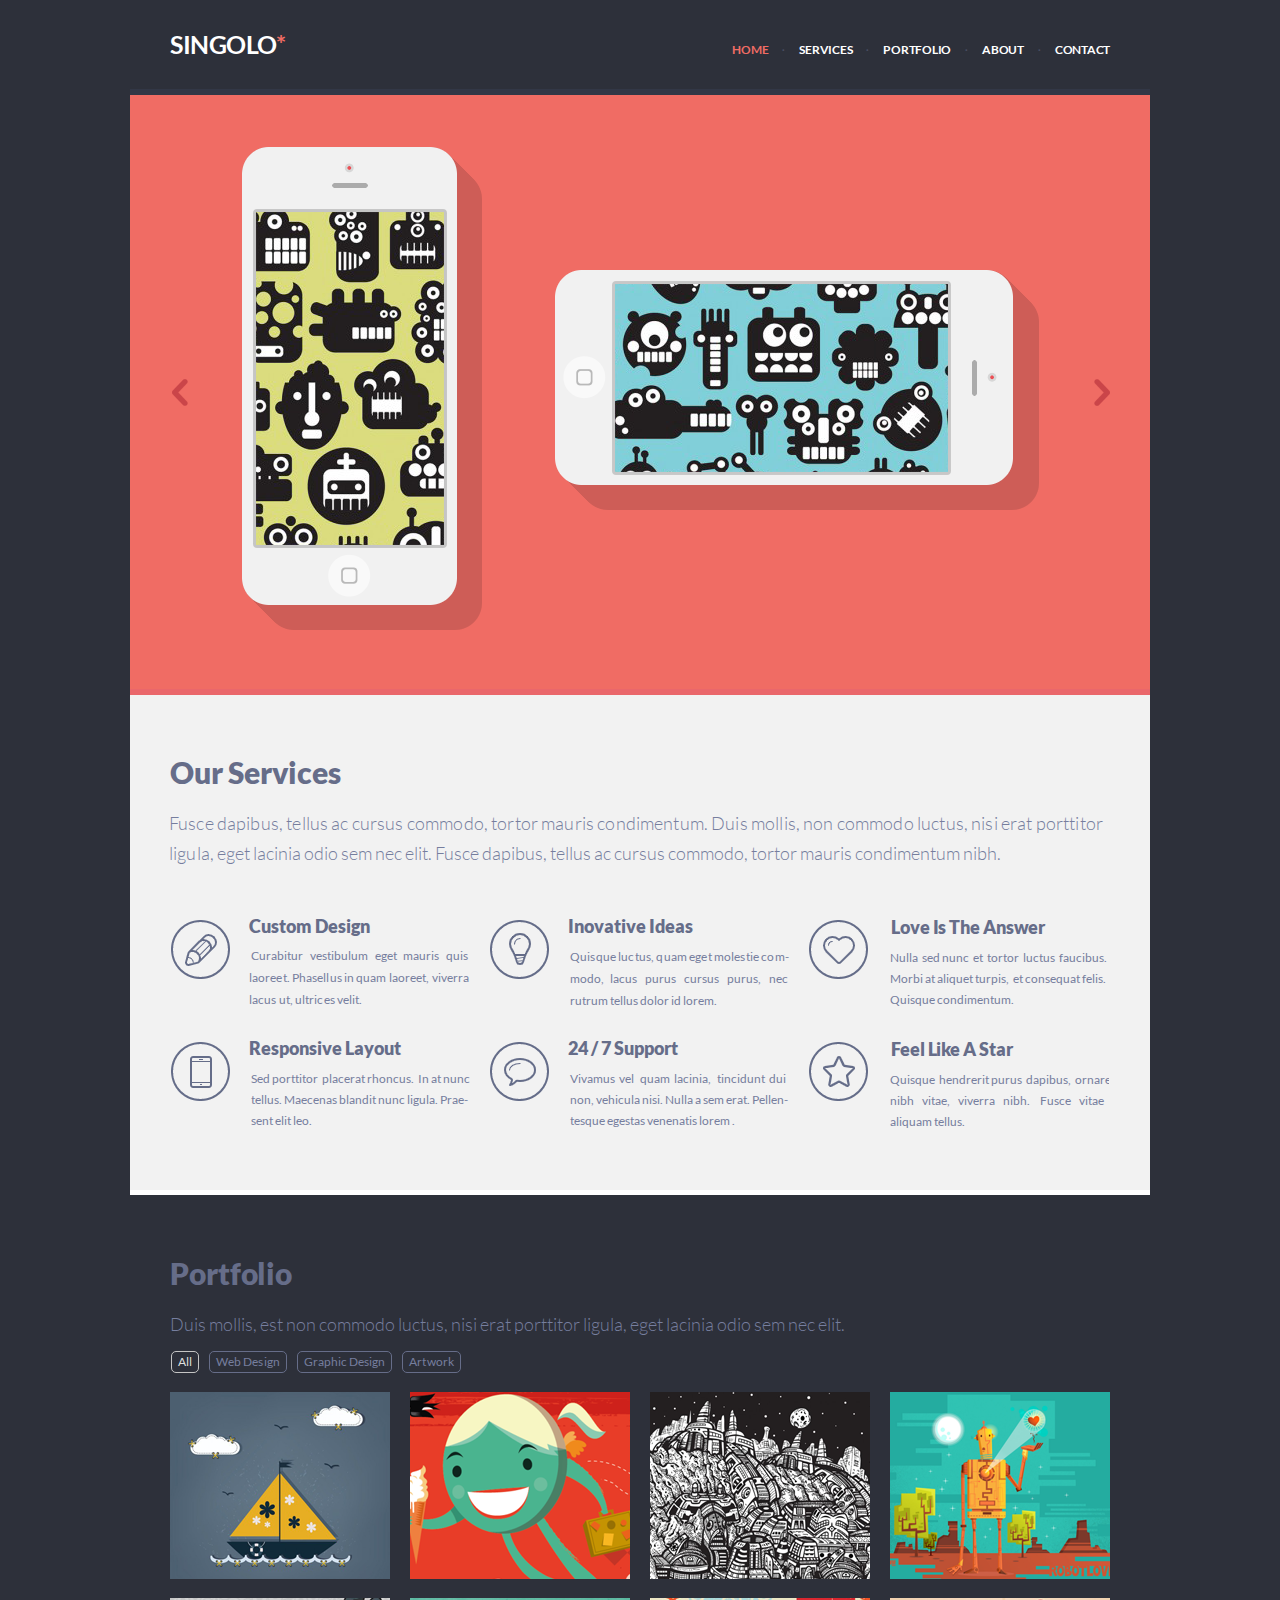
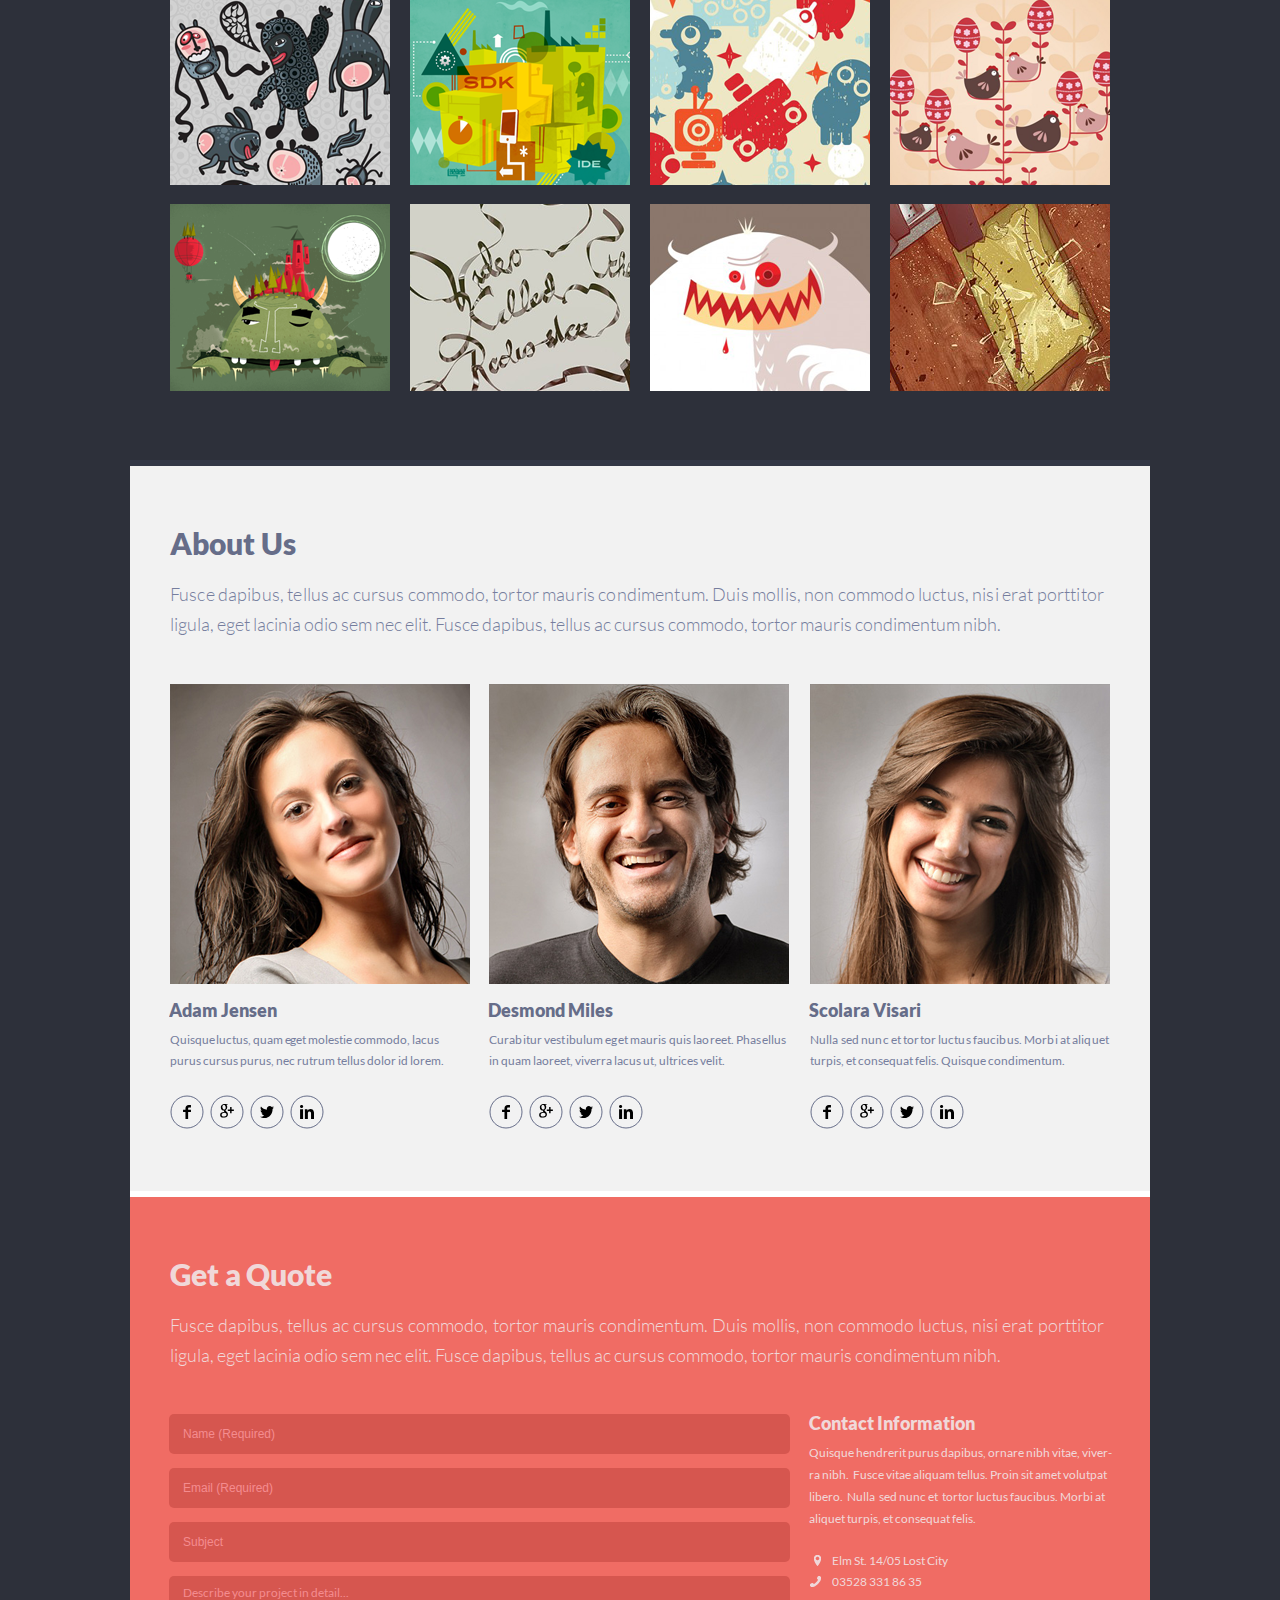
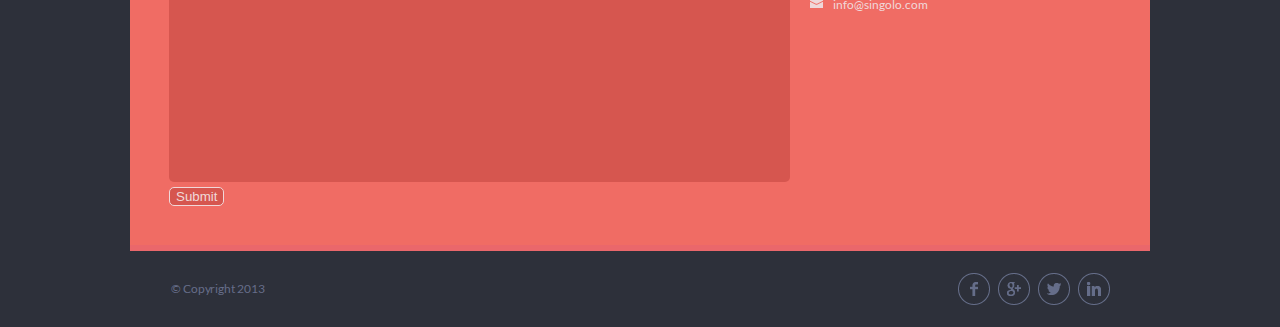
<file: index.html>
<!DOCTYPE html>
<html lang="en">
<head>
    <meta charset="UTF-8">
    <meta name="viewport" content="width=device-width, initial-scale=1.0">
    <title>SINGOLO</title>
    <link rel="stylesheet" href="style.css">
</head>
<body>
  <div class="wrapper">
    <header class="header">
        <button class="burger">
          <img src="./assets/img/Burger-menu-icon.png" alt="menu">
        </button>
        <h1 class="h1">SINGOLO</h1>
        <nav class="nav">
            <ul id="menu" class="menu">
                <li><a href="#main" class="anchor anchor-main active-anchor">HOME</a></li>
                <li><a href="#service" class="anchor anchor-service">SERVICES</a></li>
                <li><a href="#portfolio" class="anchor anchor-portfolio">PORTFOLIO</a></li>
                <li><a href="#about" class="anchor anchor-about">ABOUT</a></li>
                <li><a href="#contact" class="anchor anchor-contact">CONTACT</a></li>
            </ul>
        </nav>
    </header>
    <main class="main" id="main">
        <section class="slider">
            <img class="arrow arrow-left" src="./assets/img/chev.svg" alt="left arrow">
            <img class="arrow arrow-right" src="./assets/img/chev.svg" alt="right arrow">
            <div class="slider__item active">
              <div class="phone-wrapper">
                <div class="phone phone-vert">
                  <div id="black-phone-vert" class="black-phone-vert"></div>
                  <img id="phone-vert-img" src="./assets/img/iPhone Vertical.png" alt="vertical iPhone">
                </div>
                <div class="phone phone-hor">
                  <div id="black-phone-hor" class="black-phone-hor"></div>            
                  <img id="phone-hor-img" src="./assets/img/iPhone Horizontal.png" alt="horizontal iPhone">
              </div>
            </div>
            </div>
            <div class="slider__item">
              <img class="slider2" src="./assets/img/Slider.png" alt="Slider 2">
            </div>
        </section>
        <section id="service" class="service">
            <h2 class="service-header">Our Services</h2>
            <p class="service-about-1">Fusce dapibus, tellus ac cursus commodo, tortor mauris condimentum. 
                Duis mollis, non commodo luctus, nisi erat porttitor ligula, 
                <span class="service-about-2">eget lacinia odio sem nec elit. Fusce dapibus, tellus ac cursus commodo, 
                    tortor mauris condimentum nibh.</span>
                </p>
            <div class="service-container">
                <div class="service-item" id="item1">
                    <img src="./assets/img/pen.png" alt="pen" class="item-icon">
                    <div class="item-about">
                        <h4 class="item-header">Custom Design</h4>
                        <p class="item-text">Curabitur vestibulum eget mauris quis</p>
                           <span class="item-text-add">
                               laoreet. Phasellus in quam laoreet, viverra lacus ut, ultrices velit.
                           </span>
                    </div>
                </div>
                <div class="service-item" id="item2">
                    <img src="./assets/img/bulb.png" alt="bulb" class="item-icon">
                    <div class="item-about">
                        <h4 class="item-header">Inovative Ideas</h4>
                        <p class="item-text">Quisque luctus, quam eget molestie com&shy;modo,&#160;&#160; 
                            lacus&#160;&#160;&#160; purus&#160;&#160;&#160; cursus&#160;&#160;&#160; purus,&#160;&#160;&#160; nec rutrum tellus dolor id lorem.</p>
                    </div>
                </div>
                <div class="service-item" id="item3">
                    <img src="./assets/img/heart.png" alt="heart" class="item-icon">
                    <div class="item-about">
                        <h4 class="item-header">Love Is The Answer</h4>
                        <p class="item-text">Nulla&#160; sed nunc&#160; et&#160; tortor&#160; luctus&#160; faucibus. Morbi at 
                            aliquet turpis, &#160;et consequat felis. Quisque condimentum.</p>
                    </div>
                </div>
                <div class="service-item" id="item4">
                    <img src="./assets/img/phone.png" alt="phone" class="item-icon">
                    <div class="item-about">
                        <h4 class="item-header">Responsive Layout</h4>
                        <p class="item-text">Sed porttitor &#160;placerat rhoncus. &#160;In at nunc tellus. 
                            Maecenas blandit nunc ligula. Prae&shy;sent elit leo.</p>
                    </div>
                </div>
                <div class="service-item" id="item5">
                    <img src="./assets/img/bubble.png" alt="bubble" class="item-icon">
                    <div class="item-about">
                        <h4 class="item-header">24 / 7 Support</h4>
                        <p class="item-text">Vivamus &#160;vel &#160;&#160;quam &#160;lacinia,&#160;&#160; tincidunt&#160; dui non, vehicula 
                            nisi. Nulla a sem erat. Pellen&shy;tesque egestas venenatis lorem .</p>
                    </div>
                </div>
                <div class="service-item" id="item6">
                    <img src="./assets/img/star.png" alt="star" class="item-icon">
                    <div class="item-about">
                        <h4 class="item-header">Feel Like A Star</h4>
                        <p class="item-text">Quisque &#160;hendrerit purus &#160;dapibus,&#160; ornare nibh
                            &#160; &#160;vitae, &#160; &#160;viverra &#160;&#160; nibh. &#160; &#160;&#160;Fusce 
                            &#160;&#160;&#160;vitae aliquam tellus.</p>
                    </div>
                </div>
            </div>
        </section>
        <div class="section2">
          <section id="portfolio" class="portfolio">
            <h2 class="portfolio-header">Portfolio</h2>
            <p class="portfolio-description">Duis mollis, est non commodo luctus, nisi erat porttitor 
              ligula, eget lacinia odio sem nec elit.</p>
            <div class="portfolio-filters">
              <button id="button-all" class="portfolio-filters-button selected">All</button>
              <button id="button-web" class="portfolio-filters-button">Web Design </button>
              <button id="button-graphic" class="portfolio-filters-button">Graphic Design</button>
              <button id="button-artwork" class="portfolio-filters-button" id="atwork">Artwork</button>
            </div>
            <div class="portfolio-images">
              <img class="portfolio-images-item" src="./assets/img/Pic1.png" alt="picture">
              <img class="portfolio-images-item" src="./assets/img/Pic2.png" alt="picture">
              <img class="portfolio-images-item" src="./assets/img/Pic3.png" alt="picture">
              <img class="portfolio-images-item" src="./assets/img/Pic4.png" alt="picture">
              <img class="portfolio-images-item" src="./assets/img/Pic5.png" alt="picture">
              <img class="portfolio-images-item" src="./assets/img/Pic6.png" alt="picture">
              <img class="portfolio-images-item" src="./assets/img/Pic7.png" alt="picture">
              <img class="portfolio-images-item" src="./assets/img/Pic8.png" alt="picture">
              <img class="portfolio-images-item" src="./assets/img/Pic9.png" alt="picture">
              <img class="portfolio-images-item" src="./assets/img/Pic10.png" alt="picture">
              <img class="portfolio-images-item" src="./assets/img/Pic11.png" alt="picture">
              <img class="portfolio-images-item" src="./assets/img/Pic12.png" alt="picture">
            
            </div>
          </section>
          
          <section id="about" class="about-us">
            <h2 class="about-us-header">About Us</h2>
            <p class="about-us-description">Fusce dapibus, tellus ac cursus commodo, tortor mauris 
              condimentum. Duis mollis, non commodo luctus, nisi erat porttitor ligula, eget lacinia 
              odio sem nec elit. Fusce dapibus, tellus ac cursus commodo, tortor mauris condimentum 
              nibh.</p>
            <div class="about-us-peoples">
              <span class="about-us-item">
                <img src="./assets/img/photo1.png" alt="photo" class="item-photo">
                <h3 class="item-header-name">Adam Jensen</h3>
                <p class="item-description">Quisque luctus, quam eget molestie commodo, lacus purus 
                  cursus purus, nec rutrum tellus dolor id lorem.</p>
                <div class="item-contacts">
                  <a class="item-contacts-link"><img src="./assets/img/facebook.svg" alt="icon"></a>
                  <a class="item-contacts-link"><img src="./assets/img/google+.svg" alt="icon"></a>
                  <a class="item-contacts-link"><img src="./assets/img/twitter.svg" alt="icon"></a>
                  <a class="item-contacts-link"><img src="./assets/img/linkedin.svg" alt="icon"></a>
                </div>
              </span>
              <span class="about-us-item">
                <img src="./assets/img/photo2.png" alt="photo" class="item-photo">
                <h3 class="item-header-name">Desmond Miles</h3>
                <p class="item-description" id="desc-middle-item">Curabitur vestibulum eget mauris quis laoreet. Phasellus in 
                  quam laoreet, viverra lacus ut, ultrices velit.</p>
                <div class="item-contacts">
                  <a class="item-contacts-link"><img src="./assets/img/facebook.svg" alt="icon"></a>
                  <a class="item-contacts-link"><img src="./assets/img/google+.svg" alt="icon"></a>
                  <a class="item-contacts-link"><img src="./assets/img/twitter.svg" alt="icon"></a>
                  <a class="item-contacts-link"><img src="./assets/img/linkedin.svg" alt="icon"></a>
                </div>
              </span>
              <span class="about-us-item" id="about-us-last-item">
                <img src="./assets/img/photo3.png" alt="photo" class="item-photo">
                <h3 class="item-header-name">Scolara Visari</h3>
                <p class="item-description" id="desc-last-item">Nulla sed nunc et tortor luctus faucibus. Morbi at aliquet 
                  turpis, et consequat felis. Quisque condimentum.</p>
                <div class="item-contacts">
                  <a class="item-contacts-link"><img src="./assets/img/facebook.svg" alt="icon"></a>
                  <a class="item-contacts-link"><img src="./assets/img/google+.svg" alt="icon"></a>
                  <a class="item-contacts-link"><img src="./assets/img/twitter.svg" alt="icon"></a>
                  <a class="item-contacts-link"><img src="./assets/img/linkedin.svg" alt="icon"></a>
                </div>
              </span>
            </div>
          </section>
        </div>
        <div class="section3">
          <h2 class="get-a-quote-header">Get a Quote</h1>
          <p class="get-a-quote-description">Fusce dapibus, tellus ac cursus commodo, tortor mauris 
          condimentum. Duis mollis, non commodo luctus, nisi erat porttitor ligula, eget lacinia odio 
          sem nec elit. Fusce dapibus, tellus ac cursus commodo, tortor mauris condimentum nibh.</p>
          <div class="data-and-contacts">
           <form action="#" class="data-input" method="POST">
              <input class="input-base" type="text" name="Name" required placeholder="Name (Required)">
              <br>
              <input class="input-base" type="email" name="Email" required placeholder="Email (Required)">
              <br>
              <input class="input-base input-subject" type="subject" name="Subject" placeholder="Subject">
              <br>
              <textarea class="input-base input-describe" type="text" name="Describe" maxlength="200"
              placeholder="Describe your project in detail..."></textarea>
              <br>
              <button class="submit" type="submit">Submit</button>
            </form>
            <div id="contact" class="contacts">
               <h3 class="contact-information">Contact Information</h2>
               <p class="contact-information-description">Quisque hendrerit purus dapibus, ornare nibh 
          vitae, viver&shy;ra nibh. &#160;Fusce vitae aliquam tellus. Proin sit amet volutpat libero.  &#160;Nulla &#160;sed
          nunc et &#160;tortor luctus faucibus. Morbi at aliquet turpis, et consequat felis. </p>
                <a href="#" class="contact-link">
                  <img src="./assets/img/location.png" alt="location" class="contact-link-img">
                  <p class="contact-link-name">Elm St. 14/05 Lost City</p>
                </a>
                <a id="phone" href="tel:035283318635" class="contact-link">
                  <img src="./assets/img/phone (1).png" alt="phone" class="contact-link-img">
                  <p class="contact-link-name">03528 331 86 35</p>
                </a>
                <a id="email" href="mailto:info@singolo.com" class="contact-link">
                  <img src="./assets/img/mail.png" alt="mail" class="contact-link-img">
                  <p class="contact-link-name">info@singolo.com</p>
                </a>
    
            </div>
        </div>
    
      </div>
    </main>
    <footer class="footer">
      <p class="footer-copyright">© Copyright 2013</p>
      <div class="footer-link-container">
        <a href="#" class="footer-link"><img src="./assets/img/facebook.png" alt="facebook" class="footer-link-img"></a>
        <a href="#" class="footer-link"><img src="./assets/img/google+.png" alt="google" class="footer-link-img"></a>
        <a href="#" class="footer-link"><img src="./assets/img/twitter.png" alt="twitter" class="footer-link-img"></a>
        <a href="#" class="footer-link"><img src="./assets/img/linkedin.png" alt="linkedin" class="footer-link-img"></a>
      </div>
    </footer>
    <div class="window">
      <div class="window__confirmation">Письмо отправлено</div>
      <div class="window__topic"></div>
      <div class="window__description"></div>
      <button class="window__ok">OK</button>
    </div>
  </div>
    <script src="./script.js"></script>
</body>
</html>
</file>
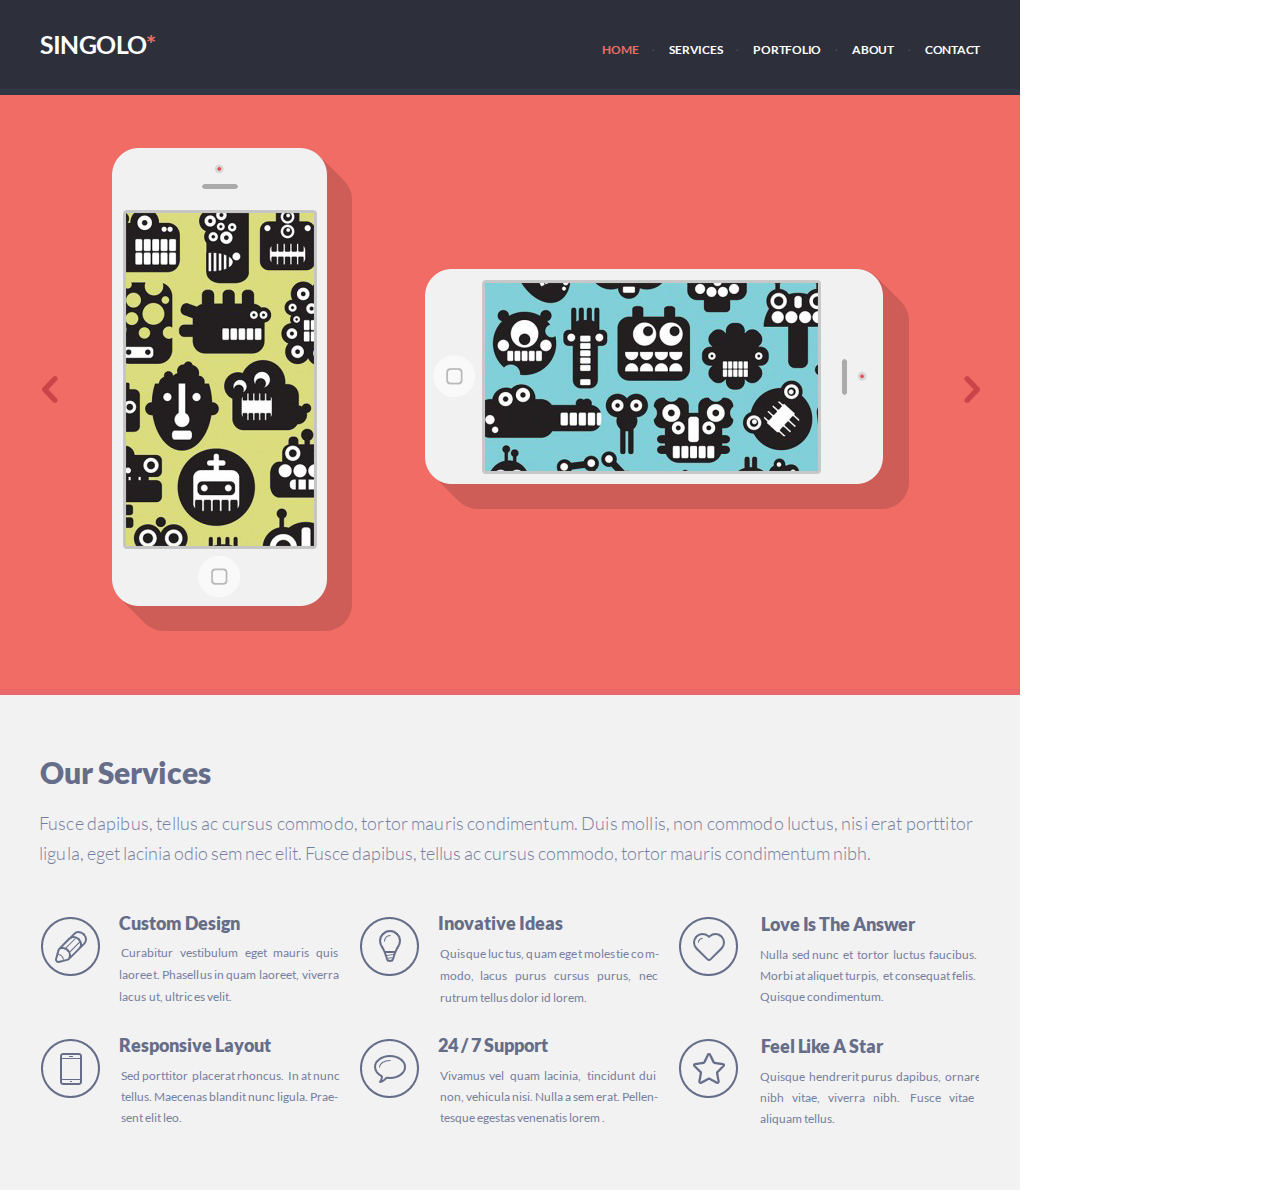
<file: singolo1.html>
<!DOCTYPE html>
<html lang="en">
<head>
    <meta charset="UTF-8">
    <meta name="viewport" content="width=device-width, initial-scale=1.0">
    <title>SINGOLO</title>
    <link rel="stylesheet" href="singolo1.css">
</head>
<body>
    <header class="header">
        <h1>SINGOLO</h1>
        <nav>
            <ul class="menu">
                <li><a href="#">HOME</a></li>
                <li><a href="#">SERVICES</a></li>
                <li><a href="#">PORTFOLIO</a></li>
                <li><a href="#">ABOUT</a></li>
                <li><a href="#">CONTACT</a></li>
            </ul>
        </nav>
    </header>
    <main>
        <section class="slider">
            <img class="arrow arrow-left" src="./assets/img/chev.svg" alt="left arrow">
            <img class="arrow arrow-right" src="./assets/img/chev.svg" alt="right arrow">
            <img class="phone phone-vert" src="./assets/img/iPhone Vertical.png" alt="vertical iPhone">
            <img class="phone phone-hor" src="./assets/img/iPhone Horizontal.png" alt="horizontal iPhone">
        </section>
        <section class="service">
            <h2 class="service-header">Our Services</h2>
            <p class="service-about-1">Fusce dapibus, tellus ac cursus commodo, tortor mauris condimentum. 
                Duis mollis, non commodo luctus, nisi erat porttitor ligula, 
                <span class="service-about-2">eget lacinia odio sem nec elit. Fusce dapibus, tellus ac cursus commodo, 
                    tortor mauris condimentum nibh.</span>
                </p>
            <div class="service-container">
                <div class="service-item" id="item1">
                    <img src="./assets/img/pen.png" alt="pen" class="item-icon">
                    <div class="item-about">
                        <h4 class="item-header">Custom Design</h4>
                        <p class="item-text">Curabitur vestibulum eget mauris quis</p>
                           <span class="item-text-add">
                               laoreet. Phasellus in quam laoreet, viverra lacus ut, ultrices velit.
                           </span>
                    </div>
                </div>
                <div class="service-item" id="item2">
                    <img src="./assets/img/bulb.png" alt="bulb" class="item-icon">
                    <div class="item-about">
                        <h4 class="item-header">Inovative Ideas</h4>
                        <p class="item-text">Quisque luctus, quam eget molestie com&shy;modo,&#160;&#160; 
                            lacus&#160;&#160;&#160; purus&#160;&#160;&#160; cursus&#160;&#160;&#160; purus,&#160;&#160;&#160; nec rutrum tellus dolor id lorem.</p>
                    </div>
                </div>
                <div class="service-item" id="item3">
                    <img src="./assets/img/heart.png" alt="heart" class="item-icon">
                    <div class="item-about">
                        <h4 class="item-header">Love Is The Answer</h4>
                        <p class="item-text">Nulla&#160; sed nunc&#160; et&#160; tortor&#160; luctus&#160; faucibus. Morbi at 
                            aliquet turpis, &#160;et consequat felis. Quisque condimentum.</p>
                    </div>
                </div>
                <div class="service-item" id="item4">
                    <img src="./assets/img/phone.png" alt="phone" class="item-icon">
                    <div class="item-about">
                        <h4 class="item-header">Responsive Layout</h4>
                        <p class="item-text">Sed porttitor &#160;placerat rhoncus. &#160;In at nunc tellus. 
                            Maecenas blandit nunc ligula. Prae&shy;sent elit leo.</p>
                    </div>
                </div>
                <div class="service-item" id="item5">
                    <img src="./assets/img/bubble.png" alt="bubble" class="item-icon">
                    <div class="item-about">
                        <h4 class="item-header">24 / 7 Support</h4>
                        <p class="item-text">Vivamus &#160;vel &#160;&#160;quam &#160;lacinia,&#160;&#160; tincidunt&#160; dui non, vehicula 
                            nisi. Nulla a sem erat. Pellen&shy;tesque egestas venenatis lorem .</p>
                    </div>
                </div>
                <div class="service-item" id="item6">
                    <img src="./assets/img/star.png" alt="star" class="item-icon">
                    <div class="item-about">
                        <h4 class="item-header">Feel Like A Star</h4>
                        <p class="item-text">Quisque &#160;hendrerit purus &#160;dapibus,&#160; ornare nibh
                            &#160; &#160;vitae, &#160; &#160;viverra &#160;&#160; nibh. &#160; &#160;&#160;Fusce 
                            &#160;&#160;&#160;vitae aliquam tellus.</p>
                    </div>
                </div>
            </div>
        </section>
    </main>
</body>
</html>
</file>
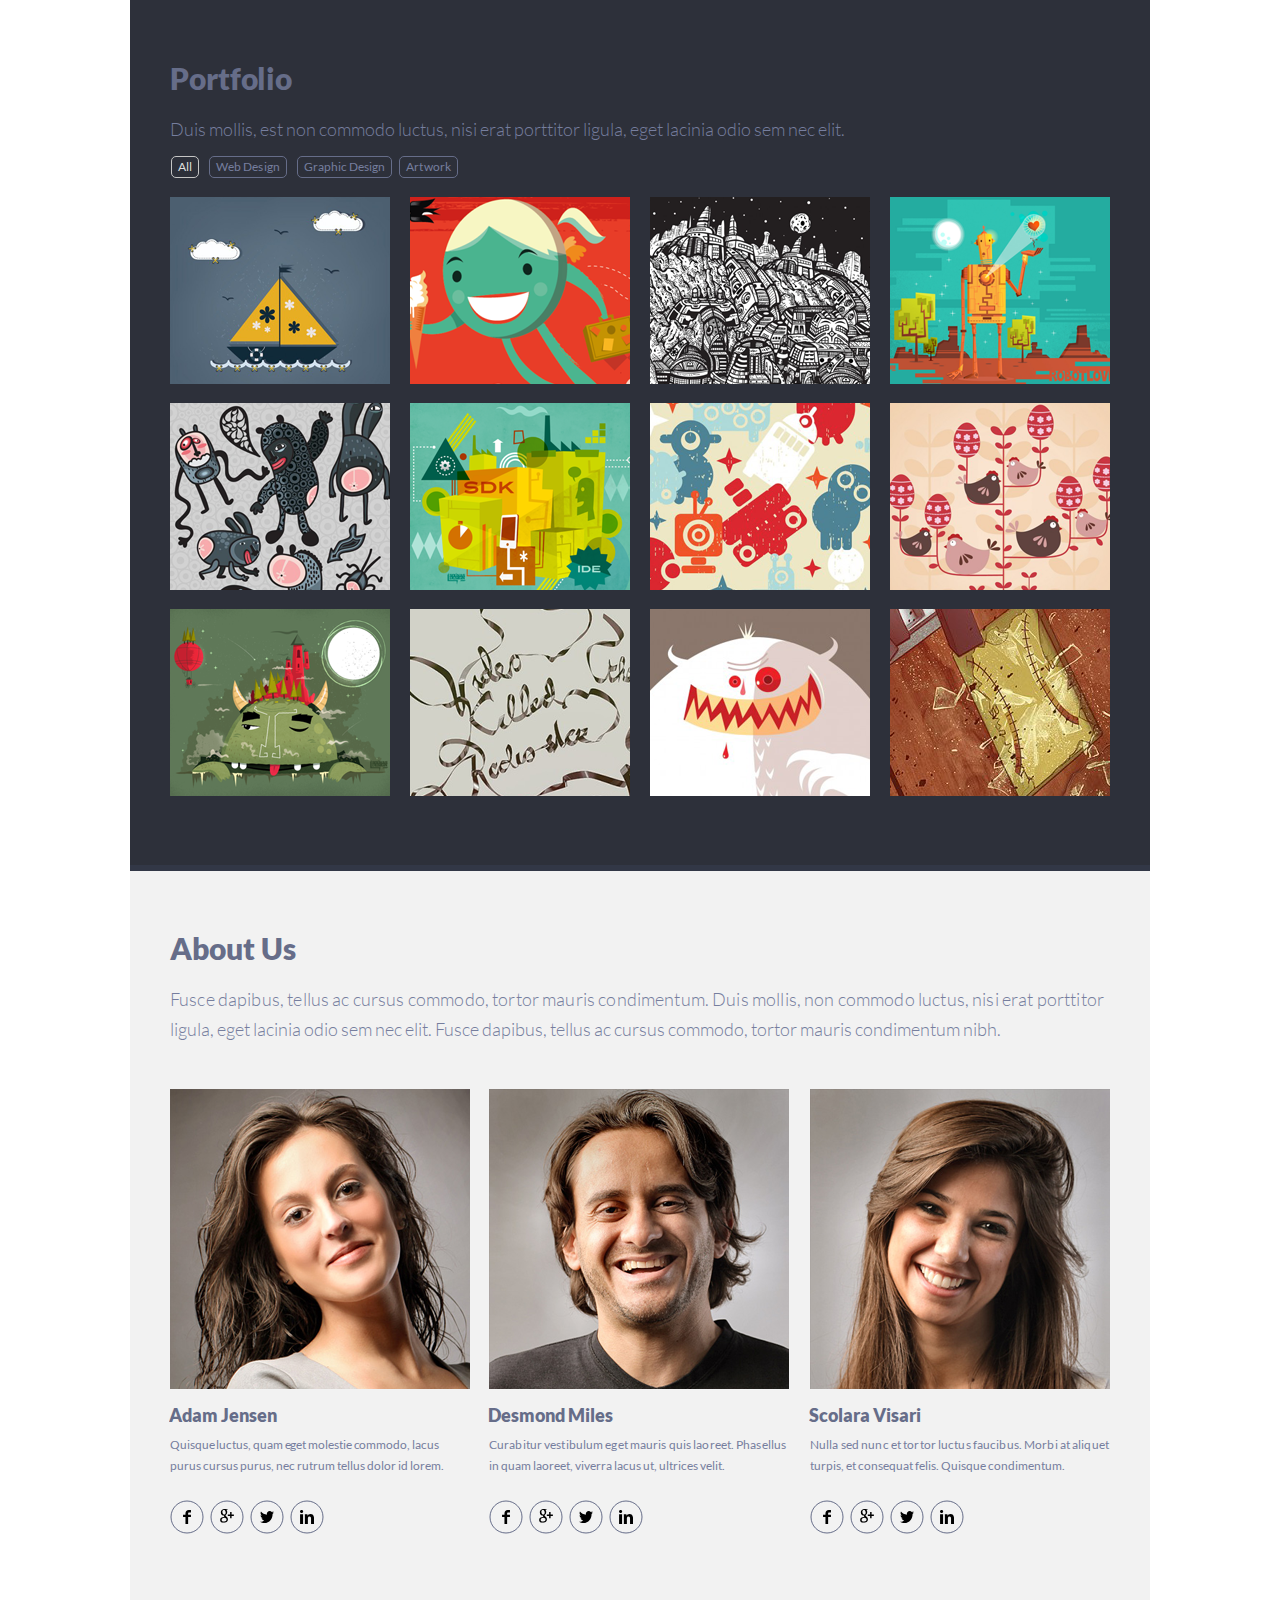
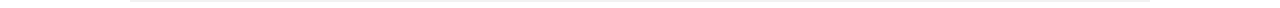
<file: singolo2.html>
<!DOCTYPE html>
<html lang="en">
<head>
  <meta charset="UTF-8">
  <meta name="viewport" content="width=device-width, initial-scale=1.0">
  <title>SINGOLO2</title>
  <link rel="stylesheet" href="singolo2.css">
</head>
<body>
  <main class="main">
    <section class="portfolio">
      <h2 class="portfolio-header">Portfolio</h2>
      <p class="portfolio-description">Duis mollis, est non commodo luctus, nisi erat porttitor 
        ligula, eget lacinia odio sem nec elit.</p>
      <div class="portfolio-filters">
        <button class="portfolio-filters-button selected">All</button>
        <button class="portfolio-filters-button">Web Design </button>
        <button class="portfolio-filters-button">Graphic Design</button>
        <button class="portfolio-filters-button" id="atwork">Artwork</button>
      </div>
      <div class="portfolio-images">
        <img class="portfolio-images-item" src="./assets/img/Pic1.png" alt="picture">
        <img class="portfolio-images-item" src="./assets/img/Pic2.png" alt="picture">
        <img class="portfolio-images-item" src="./assets/img/Pic3.png" alt="picture">
        <img class="portfolio-images-item" src="./assets/img/Pic4.png" alt="picture">
        <img class="portfolio-images-item" src="./assets/img/Pic5.png" alt="picture">
        <img class="portfolio-images-item" src="./assets/img/Pic6.png" alt="picture">
        <img class="portfolio-images-item" src="./assets/img/Pic7.png" alt="picture">
        <img class="portfolio-images-item" src="./assets/img/Pic8.png" alt="picture">
        <img class="portfolio-images-item" src="./assets/img/Pic9.png" alt="picture">
        <img class="portfolio-images-item" src="./assets/img/Pic10.png" alt="picture">
        <img class="portfolio-images-item" src="./assets/img/Pic11.png" alt="picture">
        <img class="portfolio-images-item" src="./assets/img/Pic12.png" alt="picture">
      
      </div>
    </section>
    
    <section class="about-us">
      <h2 class="about-us-header">About Us</h2>
      <p class="about-us-description">Fusce dapibus, tellus ac cursus commodo, tortor mauris 
        condimentum. Duis mollis, non commodo luctus, nisi erat porttitor ligula, eget lacinia 
        odio sem nec elit. Fusce dapibus, tellus ac cursus commodo, tortor mauris condimentum 
        nibh.</p>
      <div class="about-us-peoples">
        <span class="about-us-item">
          <img src="./assets/img/photo1.png" alt="photo" class="item-photo">
          <h3 class="item-header">Adam Jensen</h3>
          <p class="item-description">Quisque luctus, quam eget molestie commodo, lacus purus 
            cursus purus, nec rutrum tellus dolor id lorem.</p>
          <div class="item-contacts">
            <a class="item-contacts-link"><img src="./assets/img/facebook.svg" alt="icon"></a>
            <a class="item-contacts-link"><img src="./assets/img/google+.svg" alt="icon"></a>
            <a class="item-contacts-link"><img src="./assets/img/twitter.svg" alt="icon"></a>
            <a class="item-contacts-link"><img src="./assets/img/linkedin.svg" alt="icon"></a>
          </div>
        </span>
        <span class="about-us-item">
          <img src="./assets/img/photo2.png" alt="photo" class="item-photo">
          <h3 class="item-header">Desmond Miles</h3>
          <p class="item-description" id="desc-middle-item">Curabitur vestibulum eget mauris quis laoreet. Phasellus in 
            quam laoreet, viverra lacus ut, ultrices velit.</p>
          <div class="item-contacts">
            <a class="item-contacts-link"><img src="./assets/img/facebook.svg" alt="icon"></a>
            <a class="item-contacts-link"><img src="./assets/img/google+.svg" alt="icon"></a>
            <a class="item-contacts-link"><img src="./assets/img/twitter.svg" alt="icon"></a>
            <a class="item-contacts-link"><img src="./assets/img/linkedin.svg" alt="icon"></a>
          </div>
        </span>
        <span class="about-us-item" id="about-us-last-item">
          <img src="./assets/img/photo3.png" alt="photo" class="item-photo">
          <h3 class="item-header">Scolara Visari</h3>
          <p class="item-description" id="desc-last-item">Nulla sed nunc et tortor luctus faucibus. Morbi at aliquet 
            turpis, et consequat felis. Quisque condimentum.</p>
          <div class="item-contacts">
            <a class="item-contacts-link"><img src="./assets/img/facebook.svg" alt="icon"></a>
            <a class="item-contacts-link"><img src="./assets/img/google+.svg" alt="icon"></a>
            <a class="item-contacts-link"><img src="./assets/img/twitter.svg" alt="icon"></a>
            <a class="item-contacts-link"><img src="./assets/img/linkedin.svg" alt="icon"></a>
          </div>
        </span>
      </div>
    </section>
  </main>
</body>
</html>
</file>
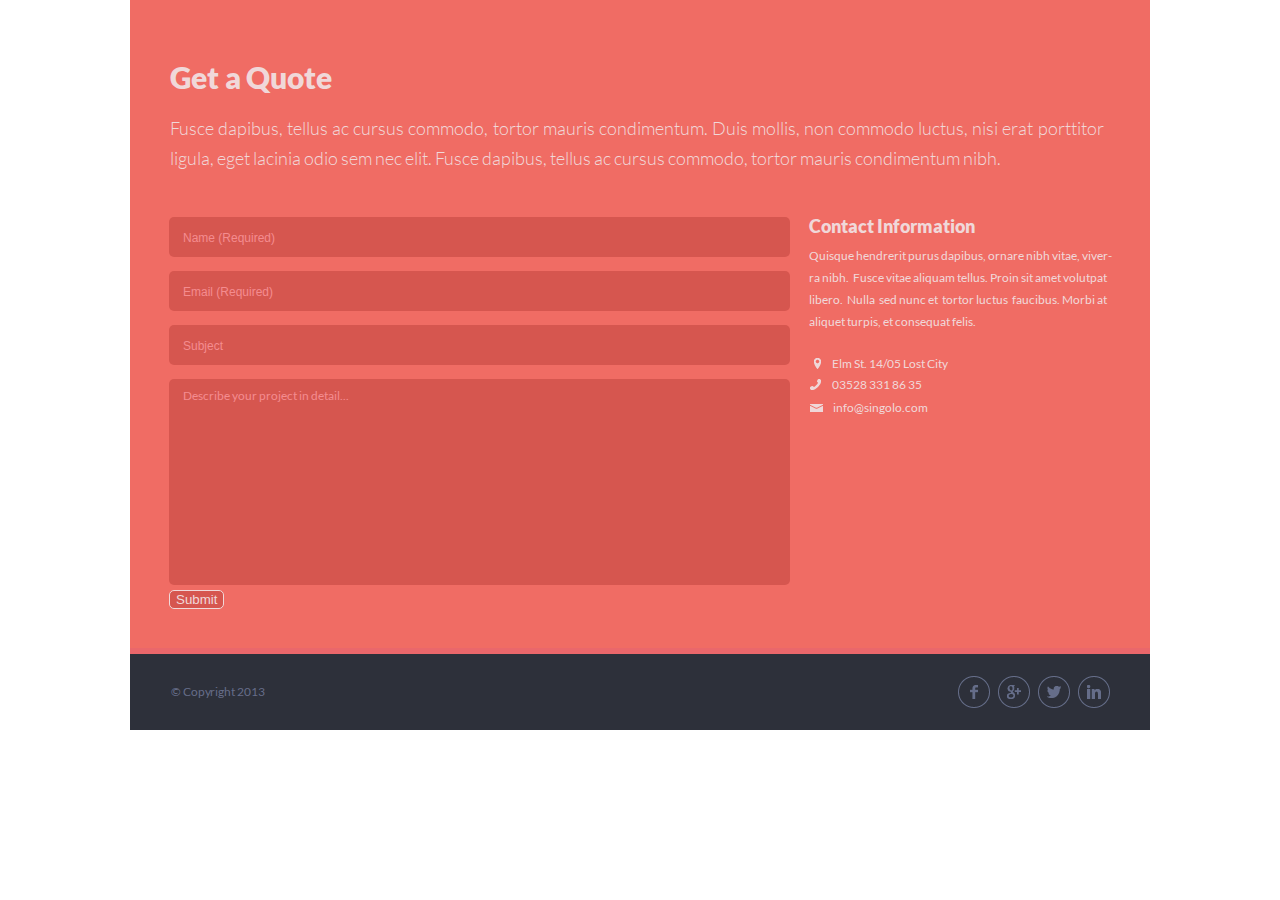
<file: singolo3.html>
<!DOCTYPE html>
<html lang="en">
<head>
  <meta charset="UTF-8">
  <meta name="viewport" content="width=device-width, initial-scale=1.0">
  <title>SINGOLO3</title>
  <link rel="stylesheet" href="singolo3.css">
</head>
<body>
  <main class="main">
      <h2 class="get-a-quote-header">Get a Quote</h1>
      <p class="get-a-quote-description">Fusce dapibus, tellus ac cursus commodo, tortor mauris 
      condimentum. Duis mollis, non commodo luctus, nisi erat porttitor ligula, eget lacinia odio 
      sem nec elit. Fusce dapibus, tellus ac cursus commodo, tortor mauris condimentum nibh.</p>
      <div class="data-and-contacts">
       <form action="#" class="data-input" method="POST">
          <input class="input-base" type="text" name="Name" required placeholder="Name (Required)">
          <br>
          <input class="input-base" type="email" name="Email" required placeholder="Email (Required)">
          <br>
          <input class="input-base" type="subject" name="Subject" placeholder="Subject">
          <br>
          <textarea class="input-base input-describe" type="text" name="Describe" required 
          placeholder="Describe your project in detail..."></textarea>
          <br>
          <button class="submit" type="submit">Submit</button>
        </form>
        <div class="contacts">
           <h3 class="contact-information">Contact Information</h2>
           <p class="contact-information-description">Quisque hendrerit purus dapibus, ornare nibh 
      vitae, viver&shy;ra nibh. &#160;Fusce vitae aliquam tellus. Proin sit amet volutpat libero.  &#160;Nulla &#160;sed
      nunc et &#160;tortor luctus &#160;faucibus. Morbi at aliquet turpis, et consequat felis. </p>
            <a href="#" class="contact-link">
              <img src="./assets/img/location.png" alt="location" class="contact-link-img">
              <p class="contact-link-name">Elm St. 14/05 Lost City</p>
            </a>
            <a id="phone" href="tel:035283318635" class="contact-link">
              <img src="./assets/img/phone (1).png" alt="phone" class="contact-link-img">
              <p class="contact-link-name">03528 331 86 35</p>
            </a>
            <a id="email" href="mailto:info@singolo.com" class="contact-link">
              <img src="./assets/img/mail.png" alt="mail" class="contact-link-img">
              <p class="contact-link-name">info@singolo.com</p>
            </a>

        </div>
    </div>

  </main>
  <footer class="footer">
    <p class="footer-copyright">© Copyright 2013</p>
    <div class="footer-link-container">
      <a href="#" class="footer-link"><img src="./assets/img/facebook.png" alt="facebook" class="footer-link-img"></a>
      <a href="#" class="footer-link"><img src="./assets/img/google+.png" alt="google" class="footer-link-img"></a>
      <a href="#" class="footer-link"><img src="./assets/img/twitter.png" alt="twitter" class="footer-link-img"></a>
      <a href="#" class="footer-link"><img src="./assets/img/linkedin.png" alt="linkedin" class="footer-link-img"></a>
    </div>
  </footer>
</body>
</html>
</file>
<file: style.css>
@font-face {
  font-family: Lato;
  src: url(./assets/font/Lato-Light.ttf);
  font-weight: 300;
}
@font-face {
  font-family: Lato;
  src: url(./assets/font/Lato-Black.ttf);
  font-weight: 900;
}
@font-face {
  font-family: Lato;
  src: url(./assets/font/Lato-Bold.ttf);
  font-weight: 700;
}
@font-face {
  font-family: Lato;
  src: url(./assets/font/Lato-Regular.ttf);
  font-weight: 400;
}


* {
  margin: 0;
}
html {
  scroll-behavior: smooth;
}
body {
  font-family: "Lato";
  width: 100%;
  background-color: #2d303a;
}
.wrapper {
  width: 1020px;
  margin: auto;
}
.burger {
  display: none;
  background-color: transparent;
  border: none;
  position: absolute;
  left: 20px;
  top: 26px;
}

.header {
  position: fixed;
  z-index: 2;
  width: inherit;
  height: 89px;
  display: flex;
  align-items: center;
  justify-content: space-between;
  background-color: #2d303a;
  border-bottom: 6px #323746 solid;
}
h1 {
  font-size: 25px;
  line-height: 6px;
  color: #ffffff;
  font-weight: 700;
  font-stretch: condensed;
  text-align: left;
  letter-spacing: -0.5px;
  margin-left: 40px;
  margin-bottom: 1px;
  
}
h1::after {
  content: '*';
  color:  #f06c64;
}

.menu {
  margin-right: 40px;
  margin-top: 10px;
  display: flex;
  font-size: 12px;
  line-height: 6px;
  color: #494e62;
  font-weight: 600;
}
.menu li {
  margin-left: 28px;
  list-style-type: none;
}
.menu li a {
  text-decoration: none;
  color: #ffffff;
  letter-spacing: -0.25px;
}

.menu .active-anchor{
  color: #f06c64;
  
}
.menu li:not(:first-child)::before {
  content: '.';
  position: relative;
  right: 14px;
  bottom: 3px;
}
.menu li a:hover {
  cursor: pointer;
  color: green;
  text-decoration: underline;
}
.main {
  padding-top: 95px;
}
.slider {
  width: 100%;
  height: 594px;
  position: relative;
  display: flex;
  align-items: center;
  background-color: #f06c64;
  border-bottom: 6px #ea676b solid;
  overflow: hidden;
}
.slider__item {
  display: none;
  align-items: center;
  position: absolute;
  height: inherit;
  width: inherit;
  justify-content: center;
}
.slider2 {
  height: inherit;
  width: inherit;
}
.phone-wrapper {
  display: flex;


}
.phone-vert {
  cursor: pointer;
  margin-top: 2px;
}
.phone-hor {
  cursor: pointer;
  margin-top: 120px;
  margin-left: 48px;
}
.arrow {
  
  position: absolute;
  z-index: 1;
}
.arrow-right {
  right: 0;
  margin-right: 40px;
  transform: rotate(180deg);
}
.arrow-left {
  margin-left: 42px;
}
.arrow-left:hover {
  cursor: pointer;
  transform: scale(2);
}
.arrow-right:hover {
  cursor: pointer;
  transform: scale(2) rotate(180deg);
}
.service {
  width: 100%;
  height: 495px;
  background-color: #f2f2f2;
  border-bottom: 5px #ffffff solid;
}
.service-header {
  padding-top: 68px;
  margin-left: 40px;
  letter-spacing: -0.2px;
  font-size: 30px;
  line-height: 18px;
  color: #666d89;
  font-weight: 900;
}
.service-about-1 {
  margin-left: 39px;
  margin-top: 27px;
  width: 940px;
  font-size: 18px;
  line-height: 30px;
  color: #767e9e;
  font-weight: 300;
  text-align: left;
  letter-spacing: 0.15px;
}
.service-about-2 {
  width: 940px;
  height: 57px;
  font-size: 18px;
  line-height: 30px;
  color: #767e9e;
  font-weight: 300;
  text-align: left;
  letter-spacing: 0;
}
.service-container {
  margin-left: 22px;
  margin-top: 18px;
  display: flex;
  flex-wrap: wrap;

}
.service-item {
  display: flex;
  width: 300px;
  height: 91px;
  overflow: hidden;
  align-items: flex-start;
  margin-top: 31px;
  margin-left: 19px;
}
.service-item .item-about {
  margin-left: 19px;
}
.service-item .item-header {
  font-size: 18px;
  line-height: 18px;
  color: #666d89;
  font-weight: 900;
  text-align: left;
}
.service-item .item-text {
  width: 219px;
  font-size: 12px;
  line-height: 20px;
  color: #767e9e;
  font-weight: 400;
  text-align: left;
  margin-top: 11px;
  margin-left: 2px;
  
}
.service-item .item-icon {
  margin-top: 3px;
}
#item1 .item-text-add{
  width: 219px;
  font-size: 12px;
  line-height: 21px;
  color: #767e9e;
  font-weight: 400;
  text-align: left;
  letter-spacing: 0.1px;
}
#item1 .item-text {
  width: 223px;
  word-spacing: 4.8px;
}
#item2 .item-text {
  width: 220px;
  line-height: 22px;

}
#item2 .item-text::first-line {
  letter-spacing: 0.15px;
  line-height: 21px;
  word-spacing: 0;
}
#item3 .item-header {
  margin-top: 1px;
  margin-left: 3px;
  letter-spacing: -0.1px;
}
#item3 .item-text {
  line-height: 21px;
}
#item4 .item-text {
  line-height: 21px;
}
#item5 .item-text {
  line-height: 21px;
}
#item6 .item-text {
  width: 226px;
  line-height: 21px;
}
#item6 .item-header {
  margin-left: 3px;
  margin-top: 0.5px;
  letter-spacing: -0.1px;
}
.secction2 {
  width: 100%;
  margin: auto;
}
.portfolio {
  background-color: #2d303a;
  padding-left: 39px;
  padding-bottom: 51px;
  border-bottom: #323746 solid 6px;
}
.portfolio-header {
  font-size: 30px;
  line-height: 18px;
  color: #666d89;
  font-weight: 900;
  text-align: left;
  padding-top: 69px;
  margin-left: 1px;
  letter-spacing: -0.1px;
}
.portfolio-description {
  font-size: 18px;
  line-height: 30px;
  color: #767e9e;
  font-weight: 300;
  text-align: left;
  margin-top: 27px;
  margin-left: 1px;
}
.portfolio-filters {
  margin-left: 2px;
  margin-top: 11px;
}
.portfolio-filters-button {
  height: 22px;
  font-family: "Lato";
  font-size: 12px;
  color: #767e9e;
  font-weight: 400;
  text-align: left;
  border-radius: 5px;
  background-color: transparent;
  border: 1px solid #666d89;
  margin-right: 7px;
  letter-spacing: 0.05px;
}
.portfolio-filters-button:hover {
  cursor: pointer;
  color: rgb(146, 34, 34);
}
.portfolio-filters-button.selected {
  border: 1px solid #c5c5c5;
  color: #dedede;
}
#atwork {
  margin-left: -3px;
}
.portfolio-images {
  display: flex;
  height: 617px;
  flex-wrap: wrap;
  margin-top: 19px;
  margin-left: 1px;
  margin-right: 40px;
  justify-content: space-between;
  overflow: hidden;

}
.portfolio-images-item {
  margin-bottom: 19px;
  box-sizing: border-box;
  width: 220px;
  height: 187px;
  cursor: pointer;
}
.about-us {
  padding-top: 59px;
  padding-left: 40px;
  padding-bottom: 58px;
  border-bottom: #ffffff solid 6px;
  background-color: #f2f2f2;
}
.about-us-header {
  font-size: 30px;
  color: #666d89;
  font-weight: 900;
  text-align: left;
}
.about-us-description {
  font-size: 18px;
  line-height: 30px;
  color: #767e9e;
  font-weight: 300;
  text-align: left;
  margin-top: 18px;
  letter-spacing: 0;
}
.about-us-description::first-line {
  letter-spacing: 0.15px;
}
.about-us-peoples {
  margin-top: 45px;
  display: flex;
  justify-content: space-between;
  margin-right: 40px;
}
#about-us-last-item {
  padding-left: 2px;
}

.about-us-item {
  flex-basis: 300px;
}
.item-header-name {
  margin-top: 12px;
  margin-left: -1px;
  font-size: 18px;
  color: #666d89;
  font-family: "Lato";
  font-weight: 900;
  text-align: left;
  white-space: nowrap;
  overflow: hidden;
  width: 300px;
}
.item-description {
  margin-top: 8px;
  font-size: 12px;
  line-height: 21px;
  color: #767e9e;
  font-family: "Lato";
  font-weight: 400;
  text-align: left;
  letter-spacing: 0px;
}
.item-description::first-line {
  letter-spacing: -0.07px;
}


.item-contacts {
  margin-top: 24px;
  display: flex;
  justify-content: space-between;
  width: 155px;
}

#desc-middle-item::first-line {
  letter-spacing: 0.11px;
}
#desc-last-item::first-line {
  letter-spacing: 0.12px;
}
.item-contacts-link:hover {
  cursor: pointer;
  transform: scale(1.2);
}
.section3 {
  width: 100%;
  margin: auto;
  background-color: #f06c64;
  padding-left: 39px;
  padding-bottom: 39px;
  border-bottom: #ea676b solid 6px;
  box-sizing: border-box;
}
.get-a-quote-header {
  padding-top: 68px;
  margin-left: 1px;
  letter-spacing: -0.1px;
  font-size: 30px;
  line-height: 18px;
  color: #f0d8d9;
  font-family: "Lato";
  font-weight: 900;
  text-align: left;
}
.get-a-quote-description {
  margin-top: 27px;
  margin-left: 1px;
  width: 940px;
  height: 57px;
  font-size: 18px;
  line-height: 30px;
  color: #f0d8d9;
  font-family: "Lato";
  font-weight: 300;
  text-align: left;
}
.get-a-quote-description::first-line {
  word-spacing: 1.1px;
}
.data-input {
  margin-top: 47px;
}
.submit {
  border-radius: 5px;
  background-color: #d6564f;
  border: 1px #f0d8d9 solid;
  color: #f0d8d9; 
}
.footer {
  box-sizing: border-box;
  width: 100%;
  margin: auto;
  height: 76px;
  padding-left: 39px;
  background-color: #2d303a;
}
.contacts {
  margin-top: 47px;
  margin-left: 19px;
}
.contact-information {
font-size: 18px;
line-height: 18px;
color: #f0d8d9;
font-family: "Lato";
font-weight: 900;
text-align: left;
}
.contact-information-description {
width: 305px;
height: 111px;
font-size: 12px;
line-height: 22px;
color: #f0d8d9;
font-family: "Lato";
font-weight: 400;
text-align: left;
margin-top: 10px;
}
.data-and-contacts {
  display: flex;
}
.contact-link {
  display: flex;
  align-items: center;
  margin-left: 5px;
  font-size: 12px;
  color: #f0d8d9;
  font-weight: 400;
  text-align: left;
  text-decoration: none;
}
.contact-link-name {
  margin-left: 11px;
}
.footer {
  display: flex;
  justify-content: space-between;
  padding-top: 20px;
}
.input-base {
  width: 615px;
  height: 38px;
  border-radius: 5px;
  background-color: #d6564f;
  border: 0;
  color: #f48c8f;
  padding-left: 4px;
}
.input-base:not(:first-child) {
  margin-top: 14px;
}
.input-base::placeholder {
  font-size: 12px;
  line-height: 22px;
  color: #f48c8f;
  font-weight: 400;
  text-align: left;
  padding-left: 10px;
}
.input-describe {
  height: 202px;
  resize: none;
}
.input-describe::placeholder {
  font-size: 12px;
  line-height: 29px;
  font-family: "Lato";
  padding-left: 10px;
}

.footer-copyright {
  margin-top: 10px;
  margin-left: 2px;
  color: #666d89;
  font-size: 12px;
  font-weight: 400;
  letter-spacing: -0.1px;
}
.footer-link-container {
  margin-right: 39px;
  padding-top: 1px;
  display: flex;
  padding-right: 0px;
  justify-content: space-between;
  width: 154px;
}
#phone {
  margin-top: 6px;
  margin-left: 1px;
}
#email {
  margin-top: 8px;
  margin-left: 1px;
}
#email .contact-link-name {
  margin-left: 10px;
}
.footer-link:hover {
  transform: scale(1.2);
}
.submit:hover {
  cursor: pointer;
}
.phone {
  position: relative;
}
.black-phone-vert {
  position: absolute;
  height: 333px;
  width: 188px;
  background-color: transparent;
  top: 67px;
  left: 23px
}
.black-phone-hor {
  position: absolute;
  height: 188px;
  width: 333px;
  background-color: transparent;
  top: 21px;
  left: 68px;
}
.active-img {
  border: #F06C64 solid 5px;
}

.window {
  min-width: 200px;
  max-width: 400px;
  min-height: 100px;
  padding: 10px 20px;
  background-color: #2d303a;
  color: #ffffff;
  position: fixed;
  left: 50%;
  top: 50%;
  transform: translateX(-50%) translateY(-50%);
  display: none;
  flex-direction: column;
  border-radius: 10px;

}
.window__description {
  word-wrap: break-word;
}
.window__ok {
  width: 50px;
  margin: auto;
  margin-top: 10px;

}
.window__ok:hover {
  cursor: pointer;
}

.active {
   display: flex;
}

.prev {
  display: flex;
  left: -100%;
}

.next {
  display: flex;
  right: -100%;
}

.right-to-left {
  display: flex;
  animation: toLeft .5s linear forwards;
}

.left-to-right {
  display: flex;
  animation: toRignt .5s linear forwards;
}

@keyframes toLeft {
  from {
    transform: translateX(0);
  }
  to {
    transform: translateX(-100%);
  }
}

@keyframes toRignt {
  from {
    transform: translateX(0);
  }
  to {
    transform: translateX(100%);
  }
}



@media(max-width: 1019px){
  .wrapper {
    width: 100%;
  }
  .arrow-left {
    margin: 0;
    margin-left: 29px;
  }
  .arrow-right {
    margin: 0;
    margin-right: 29px;
  }
  .phone-wrapper {
    transform: scale(0.753);
  }
  .slider {
    height: 451.76px;
  }
  .service-about-1 {
    width: 92%;
  }
  .service {
    height: 674px;
  }
  .service-container {
    margin-left: 40px;
    margin-right: 74px;
  }
  .service-container {
    justify-content: space-between;
  }
  .portfolio-description {
    margin-right: 80px;
  }
  .portfolio-images {
    height: 825px;
  }
  .about-us-description {
    margin-right: 36px;
  }
  .item-photo {
    width: 100%;
  }
  .item-header-name {
    width: auto;
  }
  .about-us-item {
    flex-basis: 32%;
  }
  .item-contacts {
    margin-top: 10px;
  }
  .get-a-quote-description {
    width: 95%;
  }
  .input-base {
    width: 100%;
  }
  .contact-information-description {
    width: 100%;
  }
  .data-input {
    width: 61%;
  }
  .contacts {
    width: 31%;
    margin-left: 29px;
  }
  .contact-information-description {
    height: auto;
    margin-top: 5px;
    text-align: justify;
  }
  .contact-link {
    margin-top: 10px;
  }
  #email {
    margin-top: 5px;
  }
  .input-base:not(:first-child) {
    margin-top: 12px;
  }
  .service-item {
    margin-left: 0;
  }
}
@media(max-width: 767px) {
  .header{
    justify-content: center;
    height: 71px;
  }
  .header h1 {
    font-size: 19.6875px;
    margin: 0;
  }
  .menu {
    flex-direction: column;
    font-size: 24px;
    line-height: 29px;
    letter-spacing: -0.035em;
    margin-top: 232px;
  }
  .burger {
    display: initial;
  }
  .menu li:not(:first-child) {
    margin-top: 30px;
  }
  .menu li:not(:first-child)::before {
    display: none;
  }
  .nav {
    position: absolute;
    left: -278px;
    top: 0;
    background-color: #2d303a;
    width: 278px;
    height: 100vh;
  }
  .phone-wrapper {
    transform: scale(0.368);
  }
  .slider{
    height: 220px;
  }
  .main {
    padding-top: 71px;
  }
  .service-about-1 {
    margin-left: 32px;
    margin-right: 30px;
    width: auto;
  }
  .about-us-peoples {
    flex-wrap: wrap;
  }
  .data-and-contacts {
    flex-wrap: wrap;
  }
  .arrow-left {
    margin-left: 10px;
  }
  .arrow-right {
    margin-right: 10px;
  }
  .service-header {
    margin-left: 32px;
  }
  .service-container {
    margin-left: 32px;
    margin-right: 30px;
    width: auto;
    margin-top: 0px;
  }
  .service-header {
    padding-top: 30px;
  }
  .service {
    height: 1040px;
  }
  .portfolio-header {
    padding-top: 45px;
  }
  .portfolio {
    padding-left: 30px;
    padding-bottom: 28px;
  }
  .portfolio-description {
    width: auto;
    margin-right: 38px;
  }
  .portfolio-images-item {
    width: 151px;
    height: 128px;
  }
  .portfolio-images {
    margin-left: 0;
    margin-right: 30px;
    height: 580px;
  }
  .about-us {
    padding-top: 35px;
    padding-left: 30px;
    padding-right: 30px;
    padding-bottom: 40px;
  }
  .about-us-description {
    margin-right: 16px;
  }
  .about-us-item {
    flex-basis: 100%;
  }
  .about-us-peoples {
    margin-right: 0;
    margin-top: 25px;
  }
  .item-description {
    margin-top: 0;
    text-align: justify;
  }
  .about-us-item:not(:first-child) {
    margin-top: 30px;
  }
  .section3 {
    padding-left: 30px;
  }
  .get-a-quote-description {
    padding-right: 30px;
    width: 89%;
    height: auto;
  }
  .get-a-quote-header {
    padding-top: 48px;
  }
  .data-and-contacts {
    margin-right: 30px;
    width: auto;
  }
  .data-input {
    width: 100%;
    margin-top: 28px;
  }
  .input-describe {
    height: 159px;
  }
  .submit {
    width: 100%;
    height: 50px;
    margin-top: 10px;
  }
  .contacts {
    margin-left: 0;
    width: auto;
    margin-top: 32px;
  }
  .input-base {
    padding-left: 0;
  }
  .footer-copyright {
    display: none;
  }
  .footer {
    justify-content: center;
    align-items: center;
    padding: 0;
  }
  .footer-link-container {
    margin: 0;
  }
}

.burger-active {
  transform: rotate(90deg);
  z-index: 5;
}
.h1-active {
  position: absolute;
  left: 71px;
  top: 36px;
  z-index: 5;
}
.nav-active {
  left: 0;
  transition: linear 0.2s;
}
</file>
<file: singolo1.css>
@font-face {
    font-family: Lato;
    src: url(./assets/font/Lato-Light.ttf);
    font-weight: 300;
}
@font-face {
    font-family: Lato;
    src: url(./assets/font/Lato-Black.ttf);
    font-weight: 900;
}
@font-face {
    font-family: Lato;
    src: url(./assets/font/Lato-Bold.ttf);
    font-weight: 700;
}
@font-face {
    font-family: Lato;
    src: url(./assets/font/Lato-Regular.ttf);
    font-weight: 400;
}


* {
    margin: 0;
} 
body {
    font-family: "Lato";
}
.header {
    width: 1020px;
    height: 89px;
    display: flex;
    align-items: center;
    justify-content: space-between;
    background-color: #2d303a;
    border-bottom: 6px #323746 solid;
}
h1 {
    font-size: 25px;
    line-height: 6px;
    color: #ffffff;
    font-weight: 700;
    font-stretch: condensed;
    text-align: left;
    letter-spacing: -0.5px;
    margin-left: 40px;
    margin-bottom: 1px;
    
}
h1::after {
    content: '*';
    color:  #f06c64;
}
.menu {
    margin-right: 40px;
    margin-top: 10px;
    display: flex;
    font-size: 12px;
    line-height: 6px;
    color: #494e62;
    font-weight: 600;
}
.menu li {
    margin-left: 28px;
    list-style-type: none;
}
.menu li a {
    text-decoration: none;
    color: #ffffff;
    letter-spacing: -0.25px;
}

.menu li:first-child a{
    color: #f06c64;
    
}
.menu li:not(:first-child)::before {
    content: '.';
    position: relative;
    right: 14px;
    bottom: 3px;
}
.menu li a:hover {
    cursor: pointer;
    color: green;
    text-decoration: underline;
}
.slider {
    width: 1020px;
    height: 594px;
    position: relative;
    display: flex;
    align-items: flex-start;
    background-color: #f06c64;
    border-bottom: 6px #ea676b solid;
}
.phone-vert {
    margin-left: 103px;
    margin-top: 51px;
}
.phone-hor {
    margin-top: 167px;
    margin-left: 48px;
}
.arrow {
    margin-top: 281px;
    position: absolute;
}
.arrow-right {
    right: 0;
    margin-right: 40px;
    transform: rotate(180deg);
}
.arrow-left {
    margin-left: 42px;
}
.arrow-left:hover {
    cursor: pointer;
    transform: scale(2);
}
.arrow-right:hover {
    cursor: pointer;
    transform: scale(2) rotate(180deg);
}
.service {
    width: 1020px;
    height: 495px;
    background-color: #f2f2f2;
    border-bottom: 6px #ffffff solid;
}
.service-header {
    padding-top: 68px;
    margin-left: 40px;
    letter-spacing: -0.2px;
    font-size: 30px;
    line-height: 18px;
    color: #666d89;
    font-weight: 900;
}
.service-about-1 {
    margin-left: 39px;
    margin-top: 27px;
    width: 940px;
    height: 57px;
    font-size: 18px;
    line-height: 30px;
    color: #767e9e;
    font-weight: 300;
    text-align: left;
    letter-spacing: 0.15px;
}
.service-about-2 {
    width: 940px;
    height: 57px;
    font-size: 18px;
    line-height: 30px;
    color: #767e9e;
    font-weight: 300;
    text-align: left;
    letter-spacing: 0;
}
.service-container {
    margin-left: 22px;
    margin-top: 18px;
    display: flex;
    flex-wrap: wrap;
}
.service-item {
    display: flex;
    width: 300px;
    height: 91px;
    overflow: hidden;
    margin-left: 19px;
    align-items: flex-start;
    margin-top: 31px;
}
.service-item .item-about {
    margin-left: 19px;
}
.service-item .item-header {
    font-size: 18px;
    line-height: 18px;
    color: #666d89;
    font-weight: 900;
    text-align: left;
}
.service-item .item-text {
    width: 219px;
    font-size: 12px;
    line-height: 20px;
    color: #767e9e;
    font-weight: 400;
    text-align: left;
    margin-top: 11px;
    margin-left: 2px;
    
}
.service-item .item-icon {
    margin-top: 3px;
}
#item1 .item-text-add{
    width: 219px;
    font-size: 12px;
    line-height: 21px;
    color: #767e9e;
    font-weight: 400;
    text-align: left;
    letter-spacing: 0.1px;
}
#item1 .item-text {
    width: 223px;
    word-spacing: 4.8px;
}
#item2 .item-text {
    /*word-break: break-all;
    word-wrap: break-word;*/
    width: 220px;
    /*word-spacing: 5px;*/
    /*letter-spacing: 0.21px;*/
    line-height: 22px;

}
#item2 .item-text::first-line {
    letter-spacing: 0.15px;
    line-height: 21px;
    word-spacing: 0;
}
#item3 .item-header {
    margin-top: 1px;
    margin-left: 3px;
    letter-spacing: -0.1px;
}
#item3 .item-text {
    line-height: 21px;
}
#item4 .item-text {
    line-height: 21px;
}
#item5 .item-text {
    line-height: 21px;
}
#item6 .item-text {
    width: 226px;
    line-height: 21px;
}
#item6 .item-header {
    margin-left: 3px;
    margin-top: 0.5px;
    letter-spacing: -0.1px;
}
</file>
<file: singolo2.css>
@font-face {
  font-family: Lato;
  src: url(./assets/font/Lato-Light.ttf);
  font-weight: 300;
}
@font-face {
  font-family: Lato;
  src: url(./assets/font/Lato-Black.ttf);
  font-weight: 900;
}
@font-face {
  font-family: Lato;
  src: url(./assets/font/Lato-Regular.ttf);
  font-weight: 400;
}

* {
  margin: 0;
}
body {
  font-family: "Lato";
}
.main {
  width: 1020px;
  margin: auto;
}
.portfolio {
  background-color: #2d303a;
  padding-left: 39px;
  padding-bottom: 51px;
  border-bottom: #323746 solid 6px;
}
.portfolio-header {
  font-size: 30px;
  line-height: 18px;
  color: #666d89;
  font-weight: 900;
  text-align: left;
  padding-top: 69px;
  margin-left: 1px;
  letter-spacing: -0.1px;
}
.portfolio-description {
  font-size: 18px;
  line-height: 30px;
  color: #767e9e;
  font-weight: 300;
  text-align: left;
  margin-top: 27px;
  margin-left: 1px;
}
.portfolio-filters {
  margin-left: 2px;
  margin-top: 11px;
}
.portfolio-filters-button {
  height: 22px;
  font-family: "Lato";
  font-size: 12px;
  color: #767e9e;
  font-weight: 400;
  text-align: left;
  border-radius: 5px;
  background-color: transparent;
  border: 1px solid #666d89;
  margin-right: 7px;
  letter-spacing: 0.05px;
}
.portfolio-filters-button:hover {
  cursor: pointer;
  color: rgb(146, 34, 34);
}
.portfolio-filters-button.selected {
  border: 1px solid #c5c5c5;
  color: #dedede;
}
#atwork {
  margin-left: -3px;
}
.portfolio-images {
  display: flex;
  height: 617px;
  flex-wrap: wrap;
  margin-top: 19px;
  margin-left: 1px;
  margin-right: 40px;
  justify-content: space-between;
  overflow: hidden;

}
.portfolio-images-item {
  margin-bottom: 19px;
}
.about-us {
  padding-top: 59px;
  padding-left: 40px;
  padding-bottom: 64px;
  border-bottom: #ffffff solid 6px;
  background-color: #f2f2f2;
}
.about-us-header {
  font-size: 30px;
  color: #666d89;
  font-weight: 900;
  text-align: left;
}
.about-us-description {
  font-size: 18px;
  line-height: 30px;
  color: #767e9e;
  font-weight: 300;
  text-align: left;
  margin-top: 18px;
  letter-spacing: 0;
}
.about-us-description::first-line {
  letter-spacing: 0.15px;
}
.about-us-peoples {
  margin-top: 45px;
  display: flex;
  justify-content: space-between;
  margin-right: 40px;
}
#about-us-last-item {
  padding-left: 2px;
}

.about-us-item {
  flex-basis: 300px;
}
.item-header {
  margin-top: 12px;
  margin-left: -1px;
  font-size: 18px;
  color: #666d89;
  font-family: "Lato";
  font-weight: 900;
  text-align: left;
  white-space: nowrap;
  overflow: hidden;
  width: 300px;
}
.item-description {
  margin-top: 8px;
  font-size: 12px;
  line-height: 21px;
  color: #767e9e;
  font-family: "Lato";
  font-weight: 400;
  text-align: left;
  letter-spacing: 0px;
}
.item-description::first-line {
  letter-spacing: -0.07px;
}


.item-contacts {
  margin-top: 24px;
  display: flex;
  justify-content: space-between;
  width: 155px;
}

#desc-middle-item::first-line {
  letter-spacing: 0.11px;
}
#desc-last-item::first-line {
  letter-spacing: 0.12px;
}
.item-contacts-link:hover {
  cursor: pointer;
  transform: scale(1.2);
}
</file>
<file: singolo3.css>
@font-face {
  font-family: Lato;
  src: url(./assets/font/Lato-Light.ttf);
  font-weight: 300;
}
@font-face {
  font-family: Lato;
  src: url(./assets/font/Lato-Black.ttf);
  font-weight: 900;
}
@font-face {
  font-family: Lato;
  src: url(./assets/font/Lato-Regular.ttf);
  font-weight: 400;
}

* {
  margin: 0;
}
body {
  font-family: "Lato";
}
.main {
  width: 1020px;
  margin: auto;
  background-color: #f06c64;
  padding-left: 39px;
  padding-bottom: 39px;
  border-bottom: #ea676b solid 6px;
  box-sizing: border-box;
}
.get-a-quote-header {
  padding-top: 68px;
  margin-left: 1px;
  letter-spacing: -0.1px;
  font-size: 30px;
  line-height: 18px;
  color: #f0d8d9;
  font-family: "Lato";
  font-weight: 900;
  text-align: left;
}
.get-a-quote-description {
  margin-top: 27px;
  margin-left: 1px;
  width: 940px;
  height: 57px;
  font-size: 18px;
  line-height: 30px;
  color: #f0d8d9;
  font-family: "Lato";
  font-weight: 300;
  text-align: left;
}
.get-a-quote-description::first-line {
  word-spacing: 1.1px;
}
.data-input {
  margin-top: 47px;
}
.submit {
  border-radius: 5px;
  background-color: #d6564f;
  border: 1px #f0d8d9 solid;
  color: #f0d8d9; 
}
.footer {
  box-sizing: border-box;
  width: 1020px;
  margin: auto;
  height: 76px;
  padding-left: 39px;
  background-color: #2d303a;
}
.contacts {
  margin-top: 47px;
  margin-left: 19px;
}
.contact-information {
font-size: 18px;
line-height: 18px;
color: #f0d8d9;
font-family: "Lato";
font-weight: 900;
text-align: left;
}
.contact-information-description {
width: 305px;
height: 111px;
font-size: 12px;
line-height: 22px;
color: #f0d8d9;
font-family: "Lato";
font-weight: 400;
text-align: left;
margin-top: 10px;
}
.data-and-contacts {
  display: flex;
}
.contact-link {
  display: flex;
  align-items: center;
  margin-left: 5px;
  font-size: 12px;
  color: #f0d8d9;
  font-weight: 400;
  text-align: left;
  text-decoration: none;
}
.contact-link-name {
  margin-left: 11px;
}
.footer {
  display: flex;
  justify-content: space-between;
  padding-top: 20px;
}
.input-base {
  width: 615px;
  height: 38px;
  border-radius: 5px;
  background-color: #d6564f;
  border: 0;
  color: #f48c8f;
  padding-left: 4px;
}
.input-base:not(:first-child) {
  margin-top: 14px;
}
.input-base::placeholder {
  font-size: 12px;
  line-height: 22px;
  color: #f48c8f;
  font-weight: 400;
  text-align: left;
  padding-left: 10px;
}
.input-describe {
  height: 202px;
  resize: none;
}
.input-describe::placeholder {
  font-size: 12px;
  line-height: 29px;
  font-family: "Lato";
  padding-left: 10px;
}

.footer-copyright {
  margin-top: 10px;
  margin-left: 2px;
  color: #666d89;
  font-size: 12px;
  font-weight: 400;
  letter-spacing: -0.1px;
}
.footer-link-container {
  margin-right: 39px;
  padding-top: 1px;
  display: flex;
  padding-right: 0px;
  justify-content: space-between;
  width: 154px;
}
#phone {
  margin-top: 6px;
  margin-left: 1px;
}
#email {
  margin-top: 8px;
  margin-left: 1px;
}
#email .contact-link-name {
  margin-left: 10px;
}
.footer-link:hover {
  transform: scale(1.2);
}
.submit:hover {
  cursor: pointer;
}
</file>
